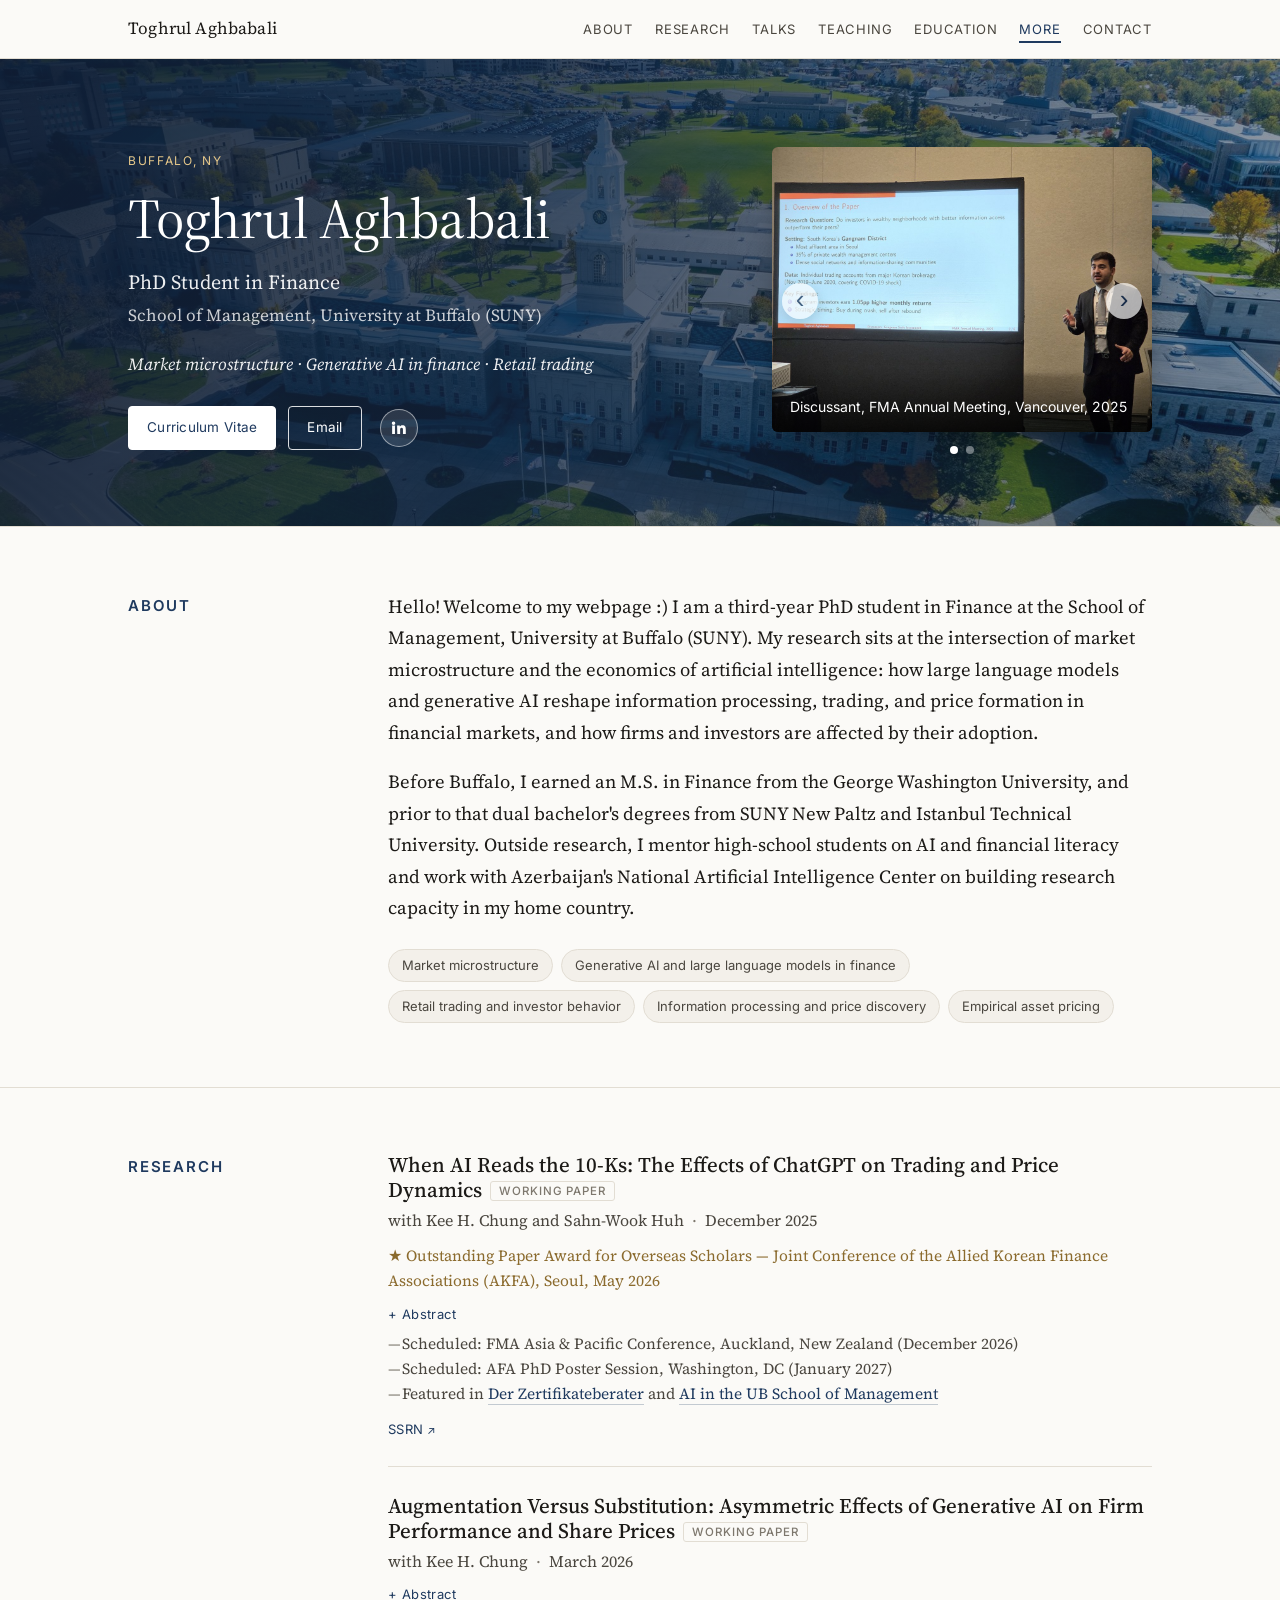
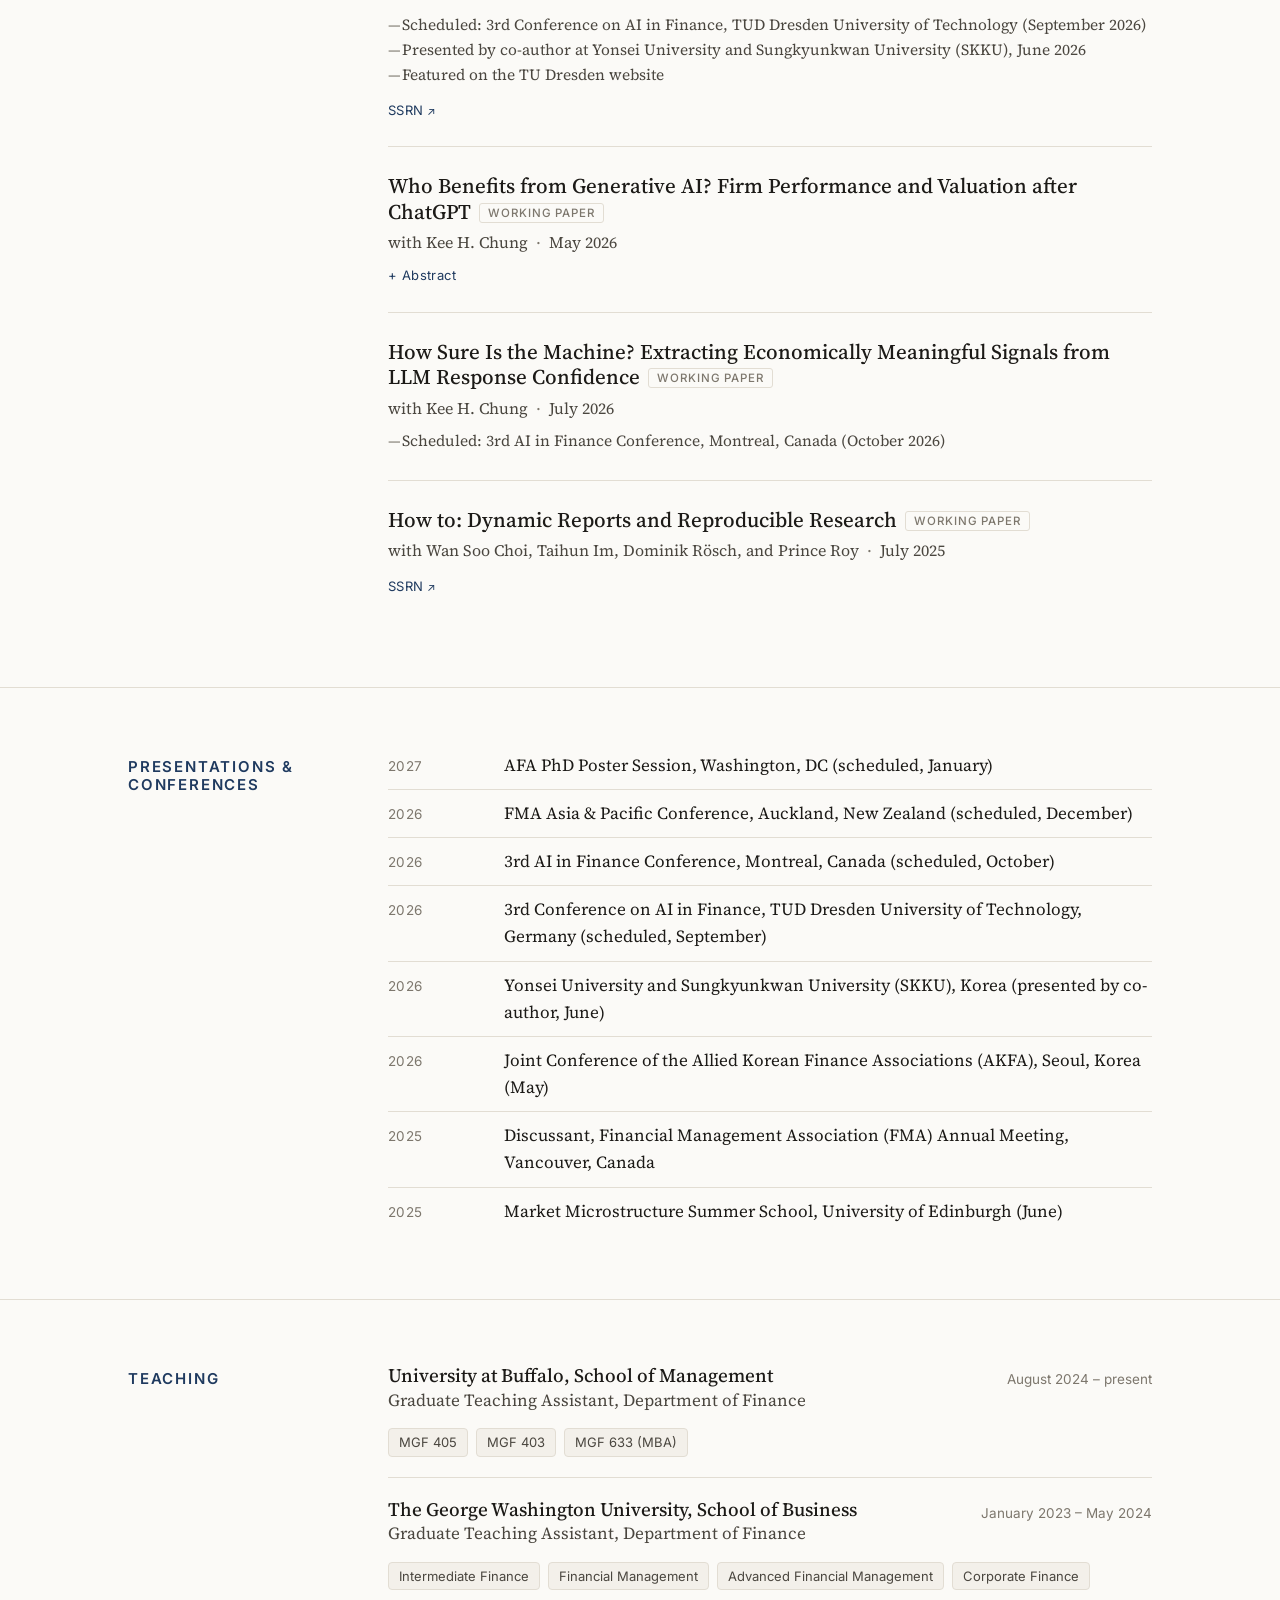
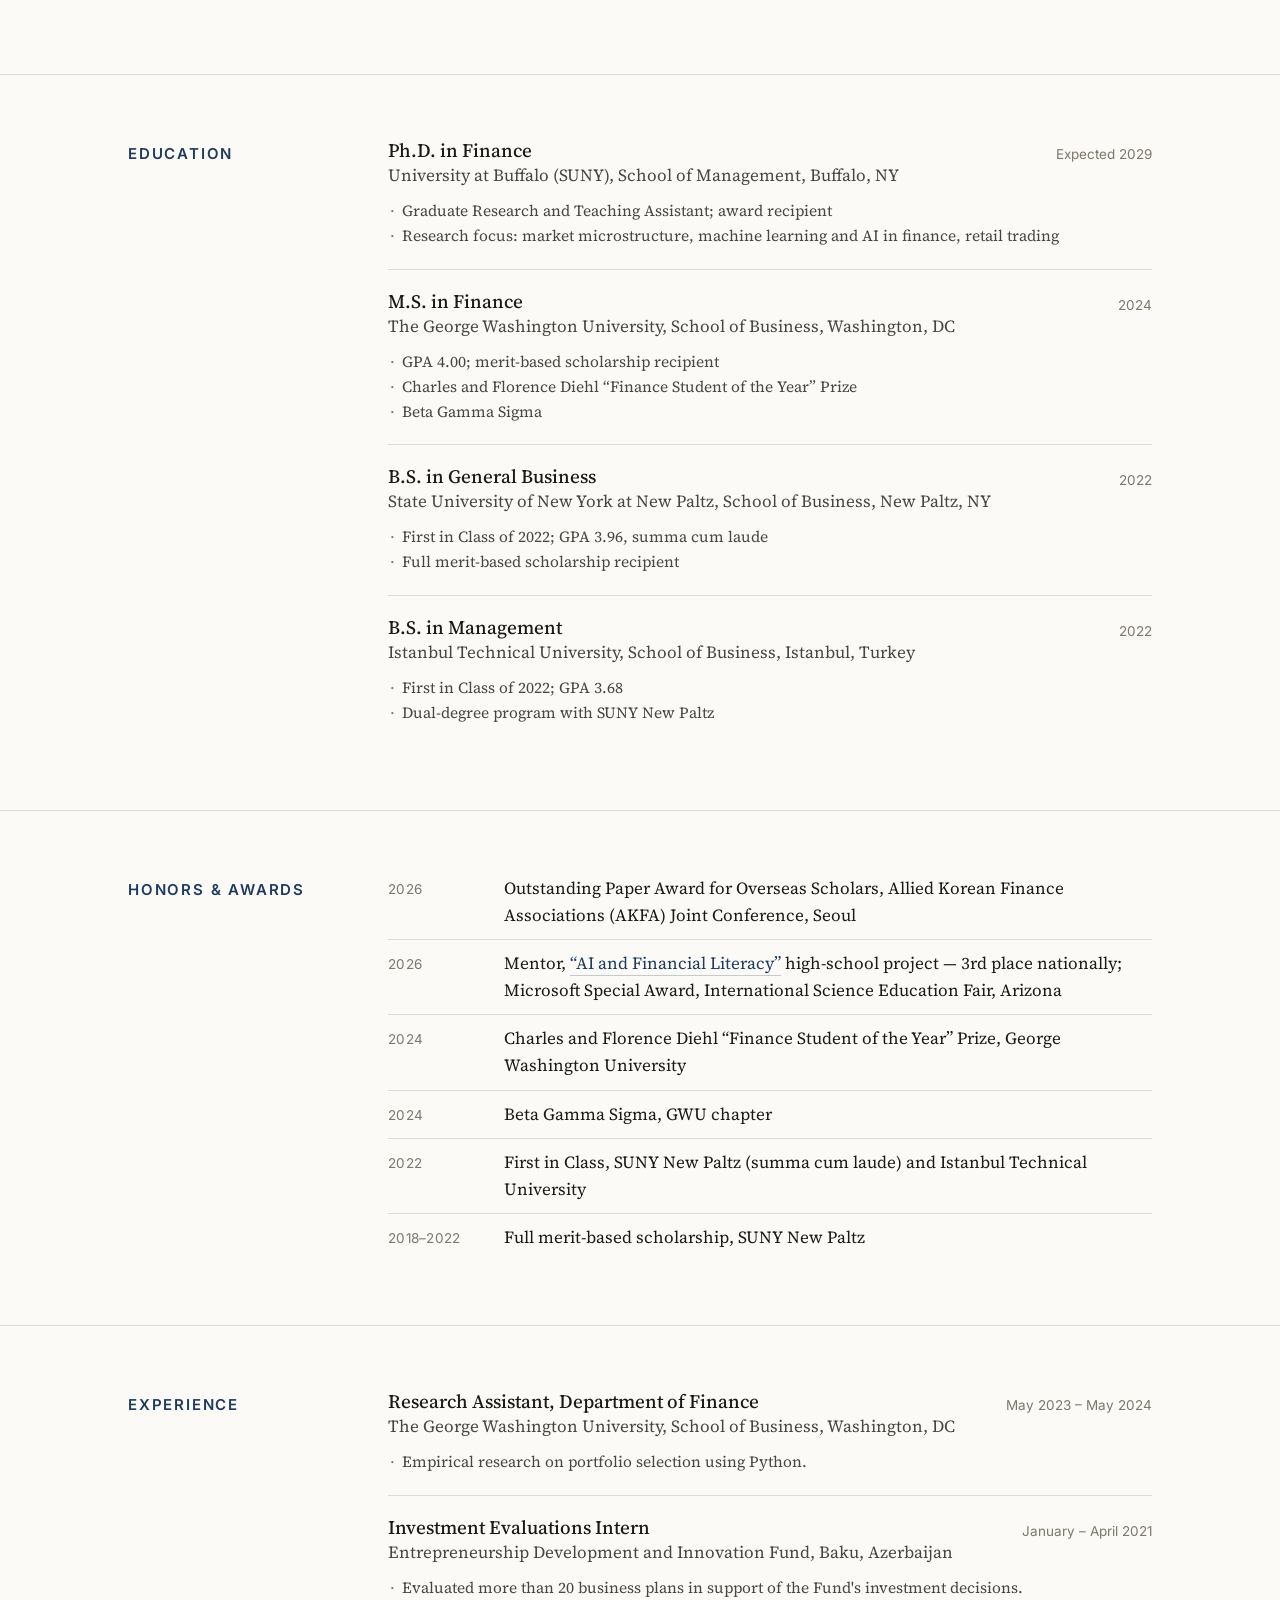
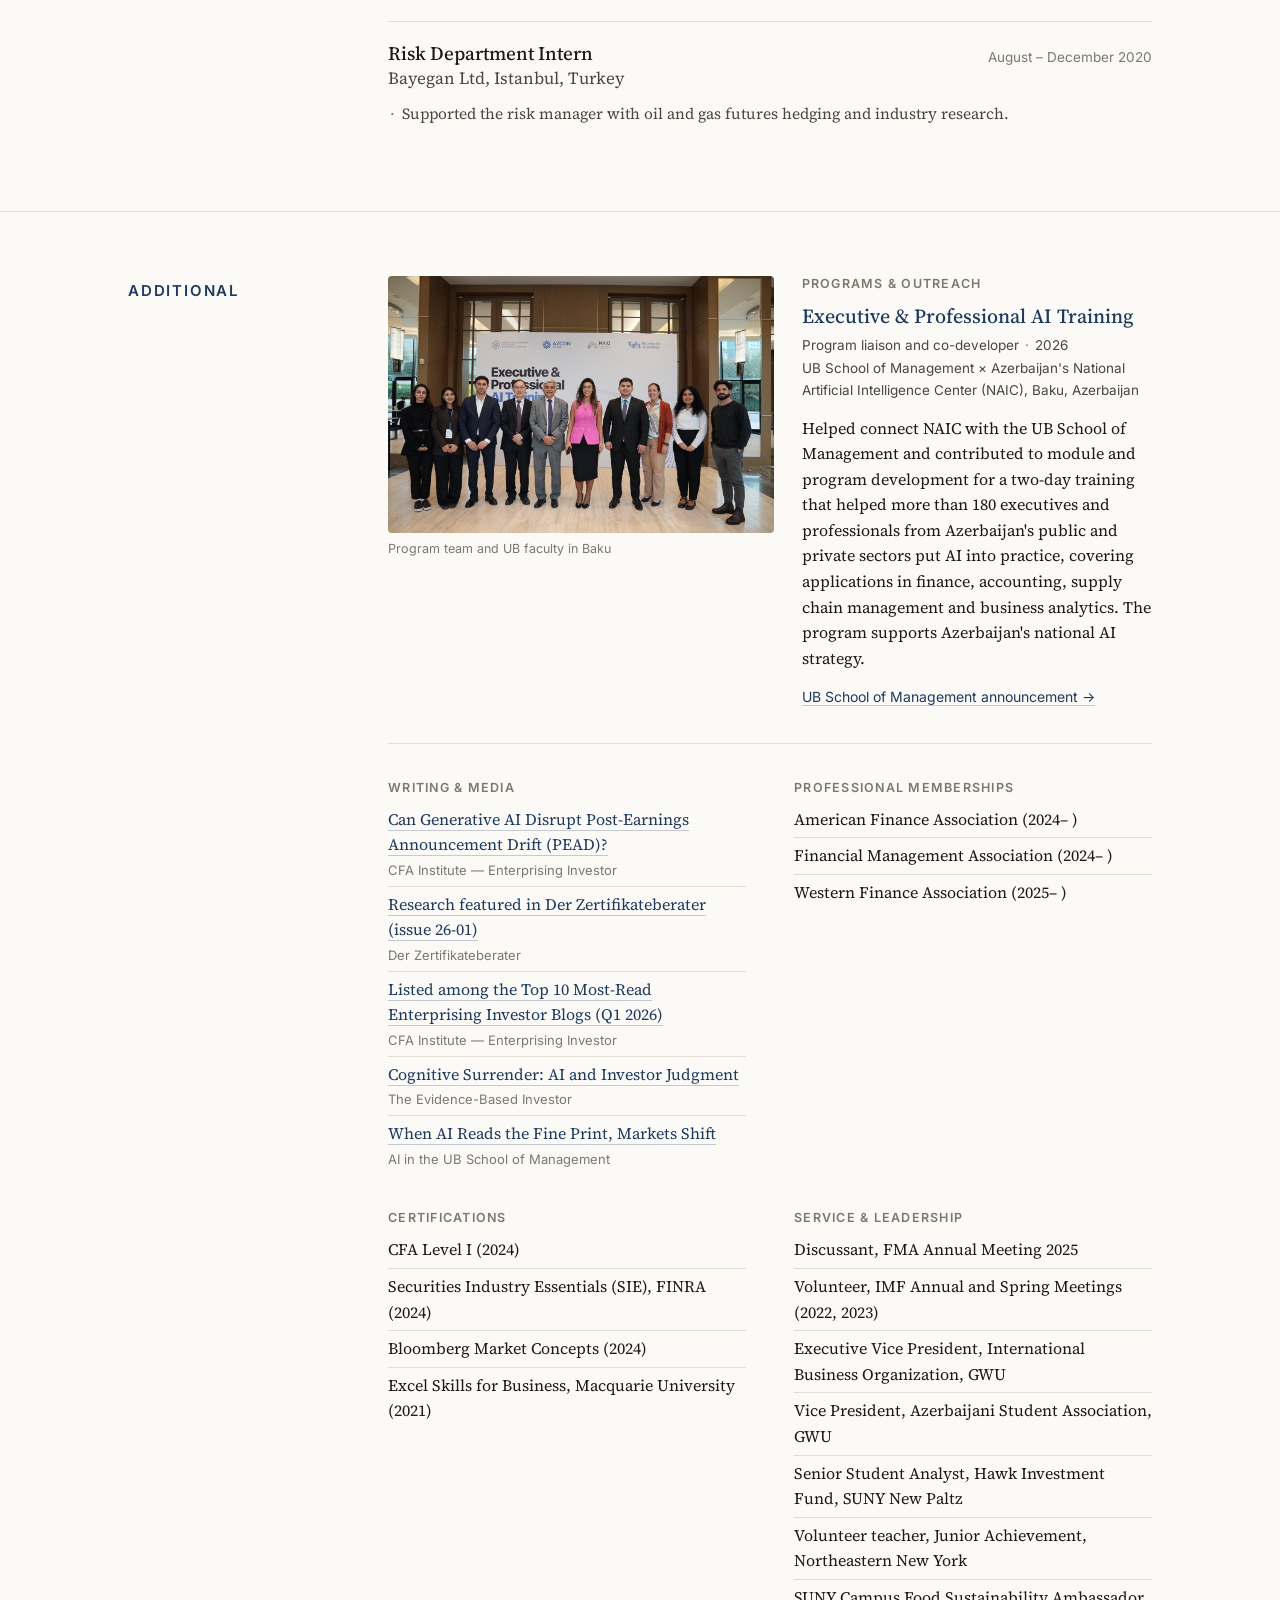
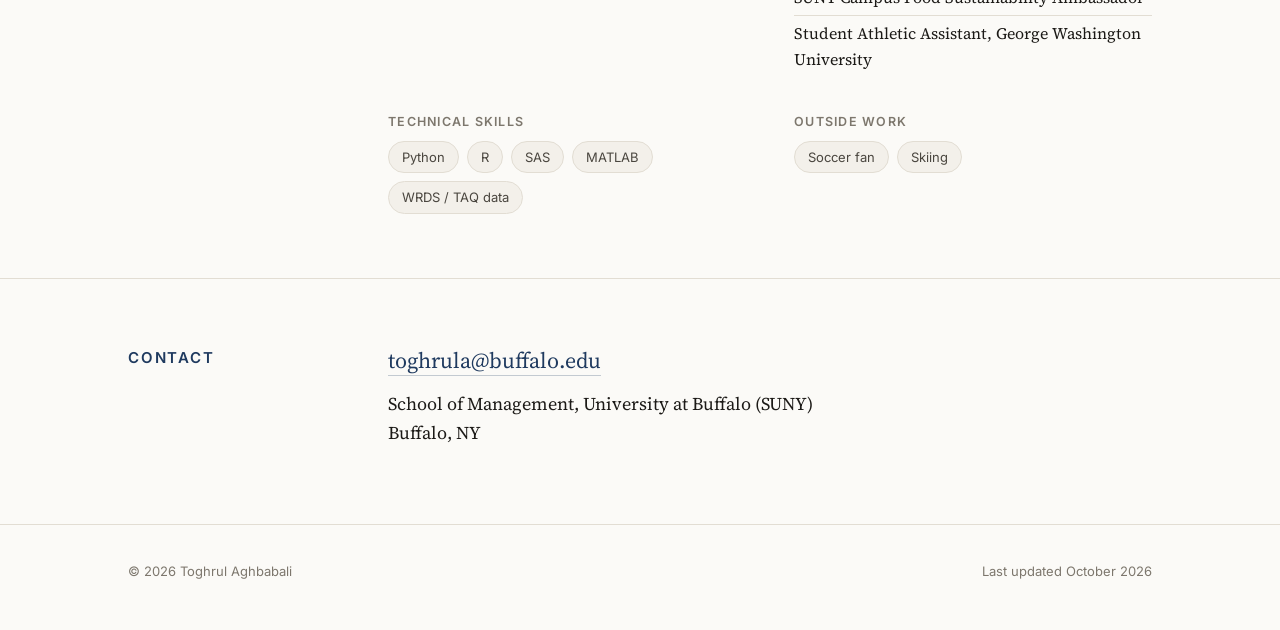
<file: index.html>
<!DOCTYPE html>
<html lang="en">
<head>
<meta charset="utf-8">
<meta name="viewport" content="width=device-width, initial-scale=1">
<title>Toghrul Aghbabali — Finance PhD, University at Buffalo</title>
<meta name="description" content="Toghrul Aghbabali is a PhD candidate in Finance at the University at Buffalo. Research on market microstructure, generative AI in finance, and retail trading.">
<meta property="og:title" content="Toghrul Aghbabali">
<meta property="og:description" content="PhD Candidate in Finance, University at Buffalo. Market microstructure · Generative AI in finance · Retail trading.">
<meta property="og:type" content="website">
<link rel="icon" href="data:image/svg+xml,%3Csvg xmlns='http://www.w3.org/2000/svg' viewBox='0 0 64 64'%3E%3Crect width='64' height='64' rx='8' fill='%231f3a5f'/%3E%3Ctext x='32' y='43' font-family='Georgia,serif' font-size='34' fill='%23fbfaf7' text-anchor='middle'%3ETA%3C/text%3E%3C/svg%3E">
<link rel="preconnect" href="https://fonts.googleapis.com">
<link rel="preconnect" href="https://fonts.gstatic.com" crossorigin>
<link href="https://fonts.googleapis.com/css2?family=Source+Serif+4:ital,opsz,wght@0,8..60,400;0,8..60,500;1,8..60,400&family=Inter:wght@400;500;600&display=swap" rel="stylesheet">
<link rel="stylesheet" href="style.css">
</head>
<body>

<nav class="nav" aria-label="Site">
  <div class="wrap">
    <a class="brand" href="#top" id="brand"></a>
    <button class="nav-toggle" aria-expanded="false" aria-controls="menu" id="navToggle">Menu</button>
    <ul id="menu">
      <li><a href="#about">About</a></li>
      <li><a href="#research">Research</a></li>
      <li><a href="#presentations">Talks</a></li>
      <li><a href="#teaching">Teaching</a></li>
      <li><a href="#education">Education</a></li>
      <li><a href="#more">More</a></li>
      <li><a href="#contact">Contact</a></li>
    </ul>
  </div>
</nav>

<header class="hero" id="top">
  <div class="wrap">
    <div>
      <div class="kicker" id="kicker"></div>
      <h1 id="name"></h1>
      <p class="role" id="role"></p>
      <p class="inst" id="inst"></p>
      <p class="tagline" id="tagline"></p>
      <div class="actions" id="actions"></div>
    </div>
    <div class="portrait carousel" id="portrait">
      <div class="track" id="photo-track" tabindex="0" aria-label="Photos"></div>
      <button class="cbtn prev" type="button" aria-label="Previous photo">&#8249;</button>
      <button class="cbtn next" type="button" aria-label="Next photo">&#8250;</button>
      <div class="dots" id="photo-dots"></div>
    </div>
  </div>
</header>

<main>
  <section id="about">
    <div class="wrap section-head">
      <h2>About</h2>
      <div class="section-body">
        <div class="lead" id="about-text"></div>
        <ul class="tags" id="interests"></ul>
      </div>
    </div>
  </section>

  <section id="research">
    <div class="wrap section-head">
      <h2>Research</h2>
      <div class="section-body" id="papers"></div>
    </div>
  </section>

  <section id="presentations">
    <div class="wrap section-head">
      <h2>Presentations &amp; Conferences</h2>
      <div class="section-body"><ul class="yl" id="talks"></ul></div>
    </div>
  </section>

  <section id="teaching">
    <div class="wrap section-head">
      <h2>Teaching</h2>
      <div class="section-body" id="teaching-list"></div>
    </div>
  </section>

  <section id="education">
    <div class="wrap section-head">
      <h2>Education</h2>
      <div class="section-body" id="education-list"></div>
    </div>
  </section>

  <section id="awards">
    <div class="wrap section-head">
      <h2>Honors &amp; Awards</h2>
      <div class="section-body"><ul class="yl" id="awards-list"></ul></div>
    </div>
  </section>

  <section id="experience">
    <div class="wrap section-head">
      <h2>Experience</h2>
      <div class="section-body" id="experience-list"></div>
    </div>
  </section>

  <section id="more">
    <div class="wrap section-head">
      <h2>Additional</h2>
      <div class="section-body grid2" id="more-grid"></div>
    </div>
  </section>

  <section id="contact">
    <div class="wrap section-head">
      <h2>Contact</h2>
      <div class="section-body contact" id="contact-body"></div>
    </div>
  </section>
</main>

<footer>
  <div class="wrap">
    <span id="copyright"></span>
    <span id="footnote"></span>
  </div>
</footer>

<script src="content.js"></script>
<script>
/* ------------------------------------------------------------------
   Rendering. You should not need to touch anything below this line —
   edit content.js instead.
   ------------------------------------------------------------------ */
(function () {
  const $ = (id) => document.getElementById(id);
  const esc = (s) => String(s ?? "").replace(/[&<>"]/g, c => ({"&":"&amp;","<":"&lt;",">":"&gt;",'"':"&quot;"}[c]));
  const list = (arr, fn) => (arr || []).map(fn).join("");

  const ICONS = {
    ssrn: '<svg viewBox="0 0 24 24"><path d="M4 4h16v3H4zm0 6.5h16v3H4zM4 17h10v3H4z"/></svg>',
    scholar: '<svg viewBox="0 0 24 24"><path d="M12 3 1 9l11 6 9-4.9V17h2V9L12 3zm-6 10.6V17c0 1.7 2.7 4 6 4s6-2.3 6-4v-3.4l-6 3.3-6-3.3z"/></svg>',
    linkedin: '<svg viewBox="0 0 24 24"><path d="M4.98 3.5A2.5 2.5 0 1 1 5 8.5a2.5 2.5 0 0 1-.02-5zM3 9h4v12H3zm7 0h3.8v1.7h.1c.5-1 1.8-2 3.7-2 4 0 4.7 2.6 4.7 6V21h-4v-5.5c0-1.3 0-3-1.9-3s-2.1 1.4-2.1 2.9V21h-4z"/></svg>',
    github: '<svg viewBox="0 0 24 24"><path d="M12 .5a12 12 0 0 0-3.8 23.4c.6.1.8-.3.8-.6v-2c-3.3.7-4-1.6-4-1.6-.6-1.4-1.4-1.8-1.4-1.8-1.1-.7.1-.7.1-.7 1.2.1 1.8 1.2 1.8 1.2 1.1 1.8 2.8 1.3 3.5 1 .1-.8.4-1.3.8-1.6-2.7-.3-5.5-1.3-5.5-5.9 0-1.3.5-2.4 1.2-3.2-.1-.3-.5-1.5.1-3.2 0 0 1-.3 3.3 1.2a11.5 11.5 0 0 1 6 0c2.3-1.5 3.3-1.2 3.3-1.2.7 1.7.3 2.9.1 3.2.8.8 1.2 1.9 1.2 3.2 0 4.6-2.8 5.6-5.5 5.9.4.4.8 1.1.8 2.2v3.3c0 .3.2.7.8.6A12 12 0 0 0 12 .5z"/></svg>',
    twitter: '<svg viewBox="0 0 24 24"><path d="M18.2 2h3.4l-7.4 8.5L23 22h-6.8l-5.3-7-6.1 7H1.4l7.9-9.1L1 2h7l4.8 6.4L18.2 2zm-1.2 18h1.9L7.1 3.9H5.1L17 20z"/></svg>',
    orcid: '<svg viewBox="0 0 24 24"><path d="M12 2a10 10 0 1 0 0 20 10 10 0 0 0 0-20zM8.3 16.5H6.8V8.7h1.5v7.8zM7.6 7.7a1 1 0 1 1 0-2 1 1 0 0 1 0 2zm3 1h3.3c3.1 0 4.5 2.2 4.5 3.9 0 2-1.6 3.9-4.5 3.9h-3.3V8.7zm1.5 1.4v5.1h1.7c2.5 0 3.1-1.9 3.1-2.6 0-1.4-.9-2.5-3.1-2.5h-1.7z"/></svg>',
    email: '<svg viewBox="0 0 24 24"><path d="M2 5h20v14H2zm2 2v.5l8 5 8-5V7l-8 5-8-5z"/></svg>',
    link: '<svg viewBox="0 0 24 24"><path d="M10.6 13.4a1 1 0 0 1 0-1.4l2.8-2.8a1 1 0 1 1 1.4 1.4L12 13.4a1 1 0 0 1-1.4 0zm-2.8 2.8a3 3 0 0 1 0-4.2l1.4-1.4-1.4-1.4-1.4 1.4a5 5 0 0 0 7 7l1.4-1.4-1.4-1.4-1.4 1.4a3 3 0 0 1-4.2 0zm8.4-8.4a3 3 0 0 1 0 4.2l-1.4 1.4 1.4 1.4 1.4-1.4a5 5 0 0 0-7-7L9.2 7.8l1.4 1.4 1.4-1.4a3 3 0 0 1 4.2 0z"/></svg>',
  };

  // ---- hero ----
  document.title = `${SITE.name} — ${SITE.title}`;
  $("brand").innerHTML = esc(SITE.name) + "<span>" + esc(SITE.title) + "</span>";
  $("kicker").textContent = SITE.location || "";
  $("name").textContent = SITE.name;
  $("role").textContent = SITE.title;
  $("inst").textContent = SITE.institution;
  $("tagline").textContent = SITE.tagline || "";
  $("tagline").hidden = !SITE.tagline;

  let actions = "";
  if (SITE.cvFile) actions += `<a class="btn primary" href="${esc(SITE.cvFile)}" target="_blank" rel="noopener">Curriculum Vitae</a>`;
  if (SITE.email)  actions += `<a class="btn" href="mailto:${esc(SITE.email)}">Email</a>`;
  const links = (SITE.links || []).filter(l => l.url);
  if (links.length) actions += `<span class="iconlinks">` + list(links, l =>
    `<a href="${esc(l.url)}" target="_blank" rel="noopener" title="${esc(l.label)}" aria-label="${esc(l.label)}">${ICONS[l.icon] || ICONS.link}</a>`) + `</span>`;
  $("actions").innerHTML = actions;

  // ---- header photos (scrollable) ----
  const hero = document.querySelector(".hero"), box = $("portrait");
  const pics = (SITE.photos || (SITE.photo ? [SITE.photo] : [])).map(p => typeof p === "string" ? { src: p } : p).filter(p => p.src);
  if (!pics.length) { box.remove(); hero.classList.add("no-photo"); }
  else {
    const track = $("photo-track"), dots = $("photo-dots");
    const prev = box.querySelector(".prev"), next = box.querySelector(".next");
    track.innerHTML = list(pics, (p, i) => `<figure class="slide${p.full ? " full" : ""}">${p.full ? `<img class="bg" src="${esc(p.src)}" alt="" aria-hidden="true">` : ""}<img src="${esc(p.src)}" alt="${esc(p.caption || "Photo of " + SITE.name)}" ${i ? 'loading="lazy"' : ""}>${p.caption ? `<figcaption>${esc(p.caption)}</figcaption>` : ""}</figure>`);
    const slides = [...track.children];
    if (pics.length > 1) {
      dots.innerHTML = list(pics, (p, i) => `<button type="button" aria-label="Show photo ${i + 1}"></button>`);
      const dotEls = [...dots.children];
      const cur = () => Math.round(track.scrollLeft / track.clientWidth);
      const go = (i) => track.scrollTo({ left: track.clientWidth * ((i + slides.length) % slides.length), behavior: "smooth" });
      prev.onclick = () => go(cur() - 1);
      next.onclick = () => go(cur() + 1);
      dotEls.forEach((d, i) => d.onclick = () => go(i));
      const sync = () => { const i = cur(); dotEls.forEach((d, j) => d.classList.toggle("on", i === j)); };
      track.addEventListener("scroll", () => requestAnimationFrame(sync)); sync();
    } else { prev.remove(); next.remove(); dots.remove(); }
  }

  // ---- about ----
  $("about-text").innerHTML = list(SITE.about, p => `<p>${p}</p>`);
  $("interests").innerHTML = list(SITE.interests, i => `<li>${esc(i)}</li>`);

  // ---- research ----
  $("papers").innerHTML = list(SITE.papers, p => {
    const title = p.ssrn ? `<a href="${esc(p.ssrn)}" target="_blank" rel="noopener">${esc(p.title)}</a>` : esc(p.title);
    const meta = [p.coauthors, p.journal, p.date].filter(Boolean).map(esc).join('<span class="sep">·</span>');
    return `<article class="paper">
      <h3>${title}${p.status ? `<span class="status">${esc(p.status)}</span>` : ""}</h3>
      <div class="meta">${meta}</div>
      ${p.award ? `<div class="award">${esc(p.award)}</div>` : ""}
      ${p.abstract ? `<details class="abs"><summary>Abstract</summary><p>${esc(p.abstract)}</p></details>` : ""}
      ${(p.notes || []).length ? `<ul class="notes">${list(p.notes, n => `<li>${n}</li>`)}</ul>` : ""}
      ${p.ssrn || p.pdf ? `<div class="plinks">${p.ssrn ? `<a href="${esc(p.ssrn)}" target="_blank" rel="noopener">SSRN</a>` : ""}${p.pdf ? `<a href="${esc(p.pdf)}" target="_blank" rel="noopener">PDF</a>` : ""}</div>` : ""}
    </article>`;
  });

  // ---- talks / awards ----
  const yearList = (arr) => list(arr, x => `<li><span class="yr">${esc(x.year)}</span><span>${x.text}</span></li>`);
  $("talks").innerHTML = yearList(SITE.presentations);
  $("awards-list").innerHTML = yearList(SITE.awards);

  // ---- teaching ----
  $("teaching-list").innerHTML = list(SITE.teaching, t => `<div class="entry">
      <div><h3>${esc(t.institution)}</h3><div class="sub">${esc(t.role)}</div></div>
      <div class="when">${esc(t.period)}</div>
      ${(t.courses || []).length ? `<ul class="courses">${list(t.courses, c => `<li>${esc(c)}</li>`)}</ul>` : ""}
    </div>`);

  // ---- education ----
  $("education-list").innerHTML = list(SITE.education, e => `<div class="entry">
      <div><h3>${esc(e.degree)}</h3><div class="sub">${esc(e.school)}${e.place ? ", " + esc(e.place) : ""}</div></div>
      <div class="when">${esc(e.year)}</div>
      ${(e.notes || []).length ? `<ul class="notes">${list(e.notes, n => `<li>${esc(n)}</li>`)}</ul>` : ""}
    </div>`);

  // ---- experience ----
  $("experience-list").innerHTML = list(SITE.experience, x => `<div class="entry">
      <div><h3>${esc(x.role)}</h3><div class="sub">${esc(x.org)}${x.place ? ", " + esc(x.place) : ""}</div></div>
      <div class="when">${esc(x.period)}</div>
      ${x.text ? `<ul class="notes"><li>${esc(x.text)}</li></ul>` : ""}
    </div>`);

  // ---- more ----
  const block = (h, arr, fn) => (arr || []).length ? `<div><h3>${h}</h3><ul>${list(arr, fn)}</ul></div>` : "";
  $("more-grid").innerHTML =
    list(SITE.programs || [], p => `<div class="program">
      ${p.image ? `<figure>${p.url ? `<a href="${esc(p.url)}" target="_blank" rel="noopener">` : ""}<img src="${esc(p.image)}" alt="${esc(p.caption || p.title)}" loading="lazy">${p.url ? "</a>" : ""}${p.caption ? `<figcaption>${esc(p.caption)}</figcaption>` : ""}</figure>` : ""}
      <div>
        <h3>Programs &amp; Outreach</h3>
        <h4>${esc(p.title)}</h4>
        <div class="sub">${esc(p.role)}${p.year ? `<span class="sep">·</span>${esc(p.year)}` : ""}</div>
        <div class="sub">${esc(p.org)}${p.place ? ", " + esc(p.place) : ""}</div>
        ${p.text ? `<p>${esc(p.text)}</p>` : ""}
        ${p.url ? `<a class="plink" href="${esc(p.url)}" target="_blank" rel="noopener">${esc(p.linkLabel || "Learn more")}&nbsp;→</a>` : ""}
      </div>
    </div>`) +
    block("Writing &amp; Media", SITE.media, m => `<li class="media"><a href="${esc(m.url)}" target="_blank" rel="noopener">${esc(m.text)}</a><span class="outlet">${esc(m.outlet)}</span></li>`) +
    block("Professional Memberships", SITE.memberships, s => `<li>${esc(s)}</li>`) +
    block("Certifications", SITE.certifications, s => `<li>${esc(s)}</li>`) +
    block("Service &amp; Leadership", SITE.service, s => `<li>${esc(s)}</li>`) +
    ((SITE.skills||[]).length ? `<div><h3>Technical Skills</h3><ul class="tags" style="margin-top:0">${list(SITE.skills, s => `<li>${esc(s)}</li>`)}</ul></div>` : "") +
    ((SITE.hobbies||[]).length ? `<div><h3>Outside Work</h3><ul class="tags" style="margin-top:0">${list(SITE.hobbies, s => `<li>${esc(s)}</li>`)}</ul></div>` : "");
  $("more-grid").querySelectorAll(".media").forEach(li => li.parentElement.classList.add("media"));

  // ---- contact ----
  $("contact-body").innerHTML = `
    <p class="email"><a href="mailto:${esc(SITE.email)}">${esc(SITE.email)}</a></p>
    <p>${esc(SITE.institution)}<br>${esc(SITE.location)}</p>`;

  // ---- footer ----
  $("copyright").textContent = `© ${new Date().getFullYear()} ${SITE.name}`;
  $("footnote").textContent = SITE.footerNote || "";

  // hide empty sections
  document.querySelectorAll("main section").forEach(s => {
    const body = s.querySelector(".section-body");
    if (body && !body.innerHTML.trim()) s.remove();
  });

  // ---- nav behaviour ----
  const toggle = $("navToggle"), menu = $("menu");
  toggle.addEventListener("click", () => {
    const open = menu.classList.toggle("open");
    toggle.setAttribute("aria-expanded", open);
  });
  menu.addEventListener("click", e => { if (e.target.tagName === "A") menu.classList.remove("open"); });

  const navLinks = [...menu.querySelectorAll("a")];
  const targets = navLinks.map(a => document.querySelector(a.getAttribute("href"))).filter(Boolean);
  const io = new IntersectionObserver(entries => {
    entries.forEach(en => {
      if (en.isIntersecting) {
        navLinks.forEach(a => a.classList.toggle("active", a.getAttribute("href") === "#" + en.target.id));
      }
    });
  }, { rootMargin: "-40% 0px -55% 0px" });
  targets.forEach(t => io.observe(t));
})();
</script>
</body>
</html>
</file>
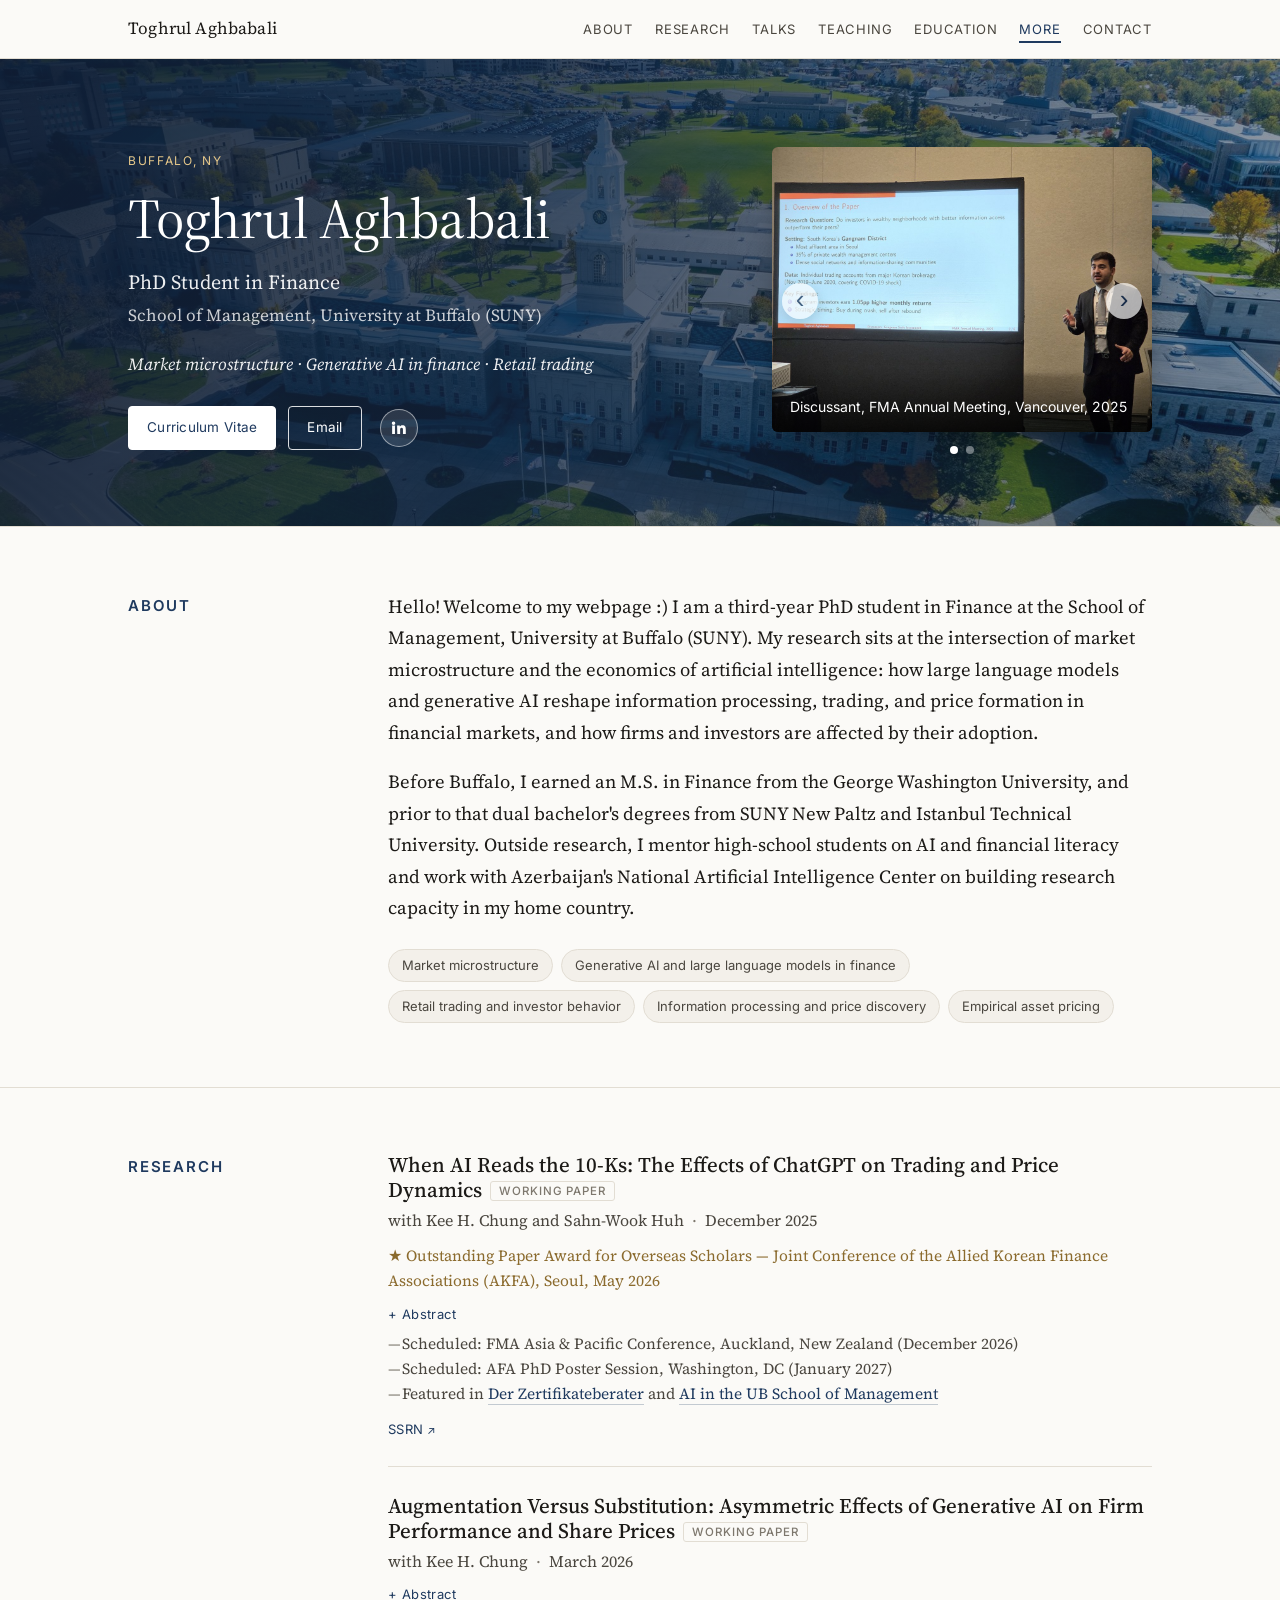
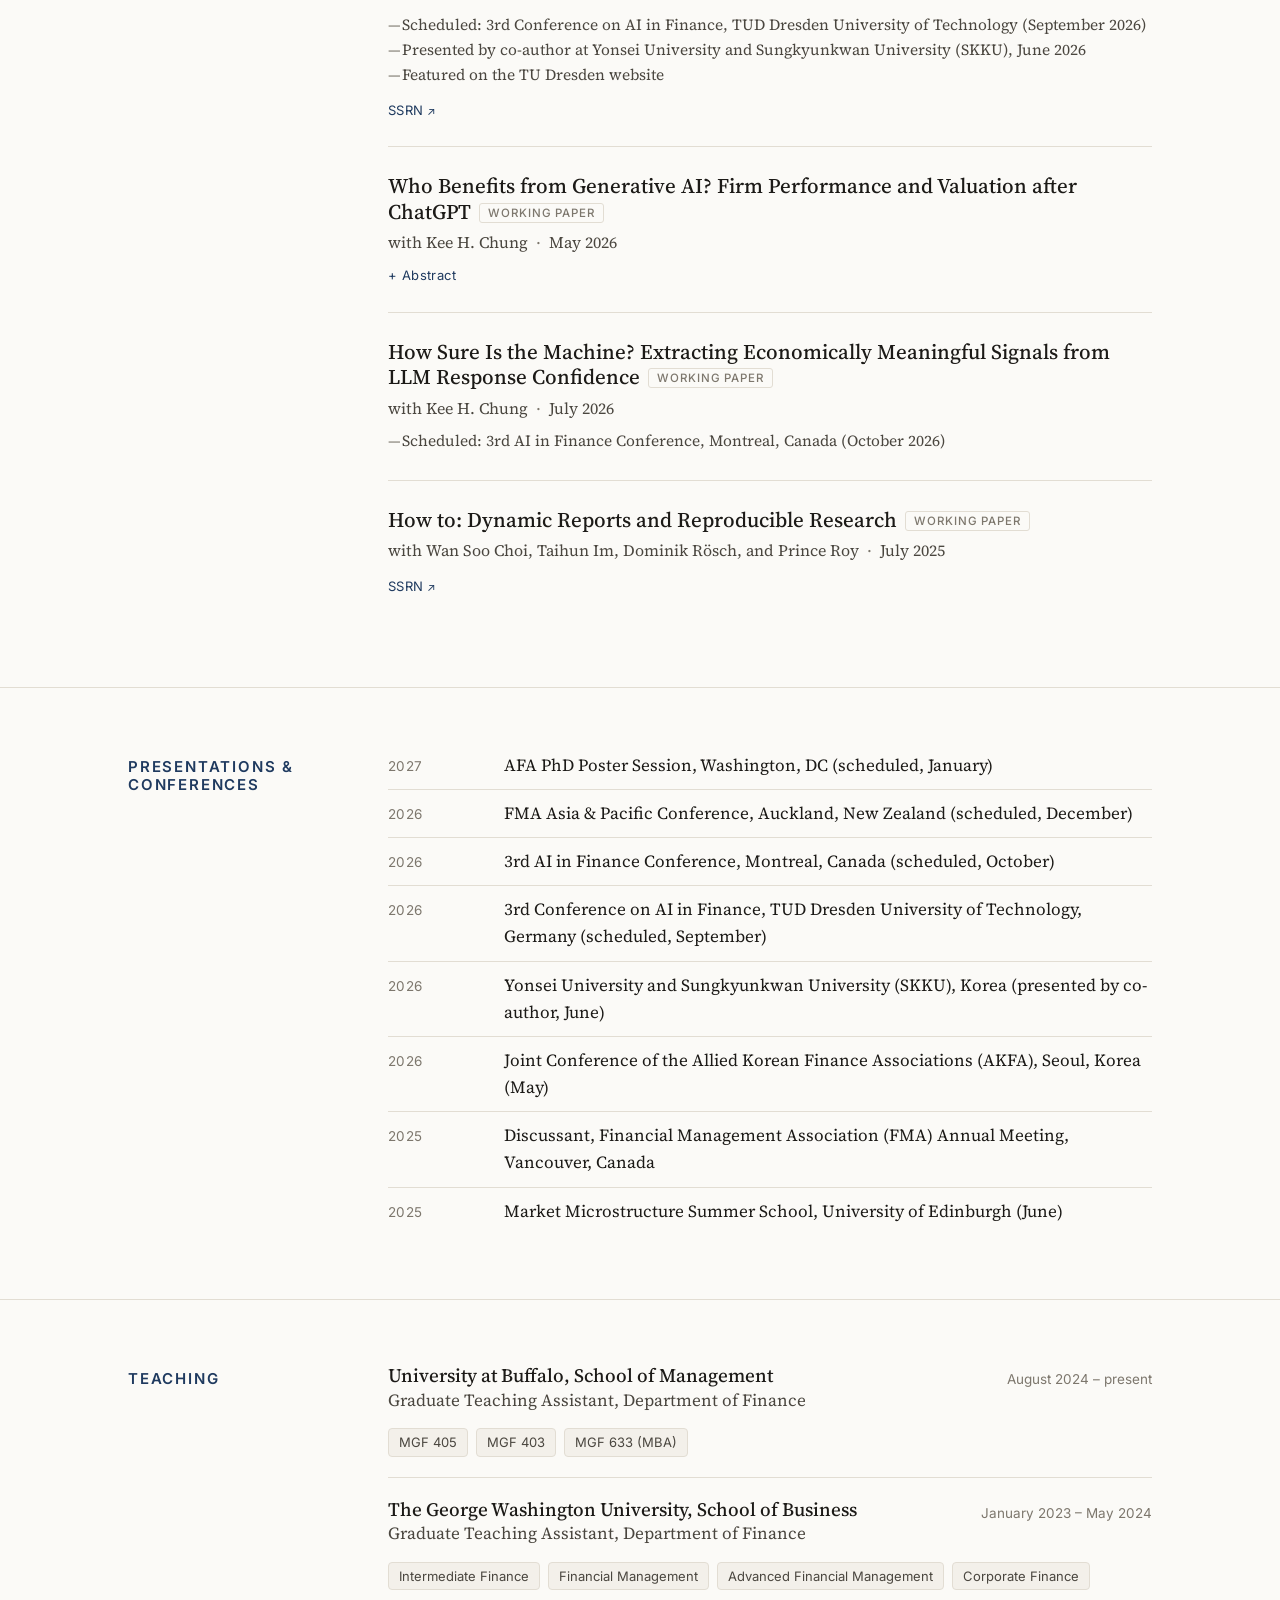
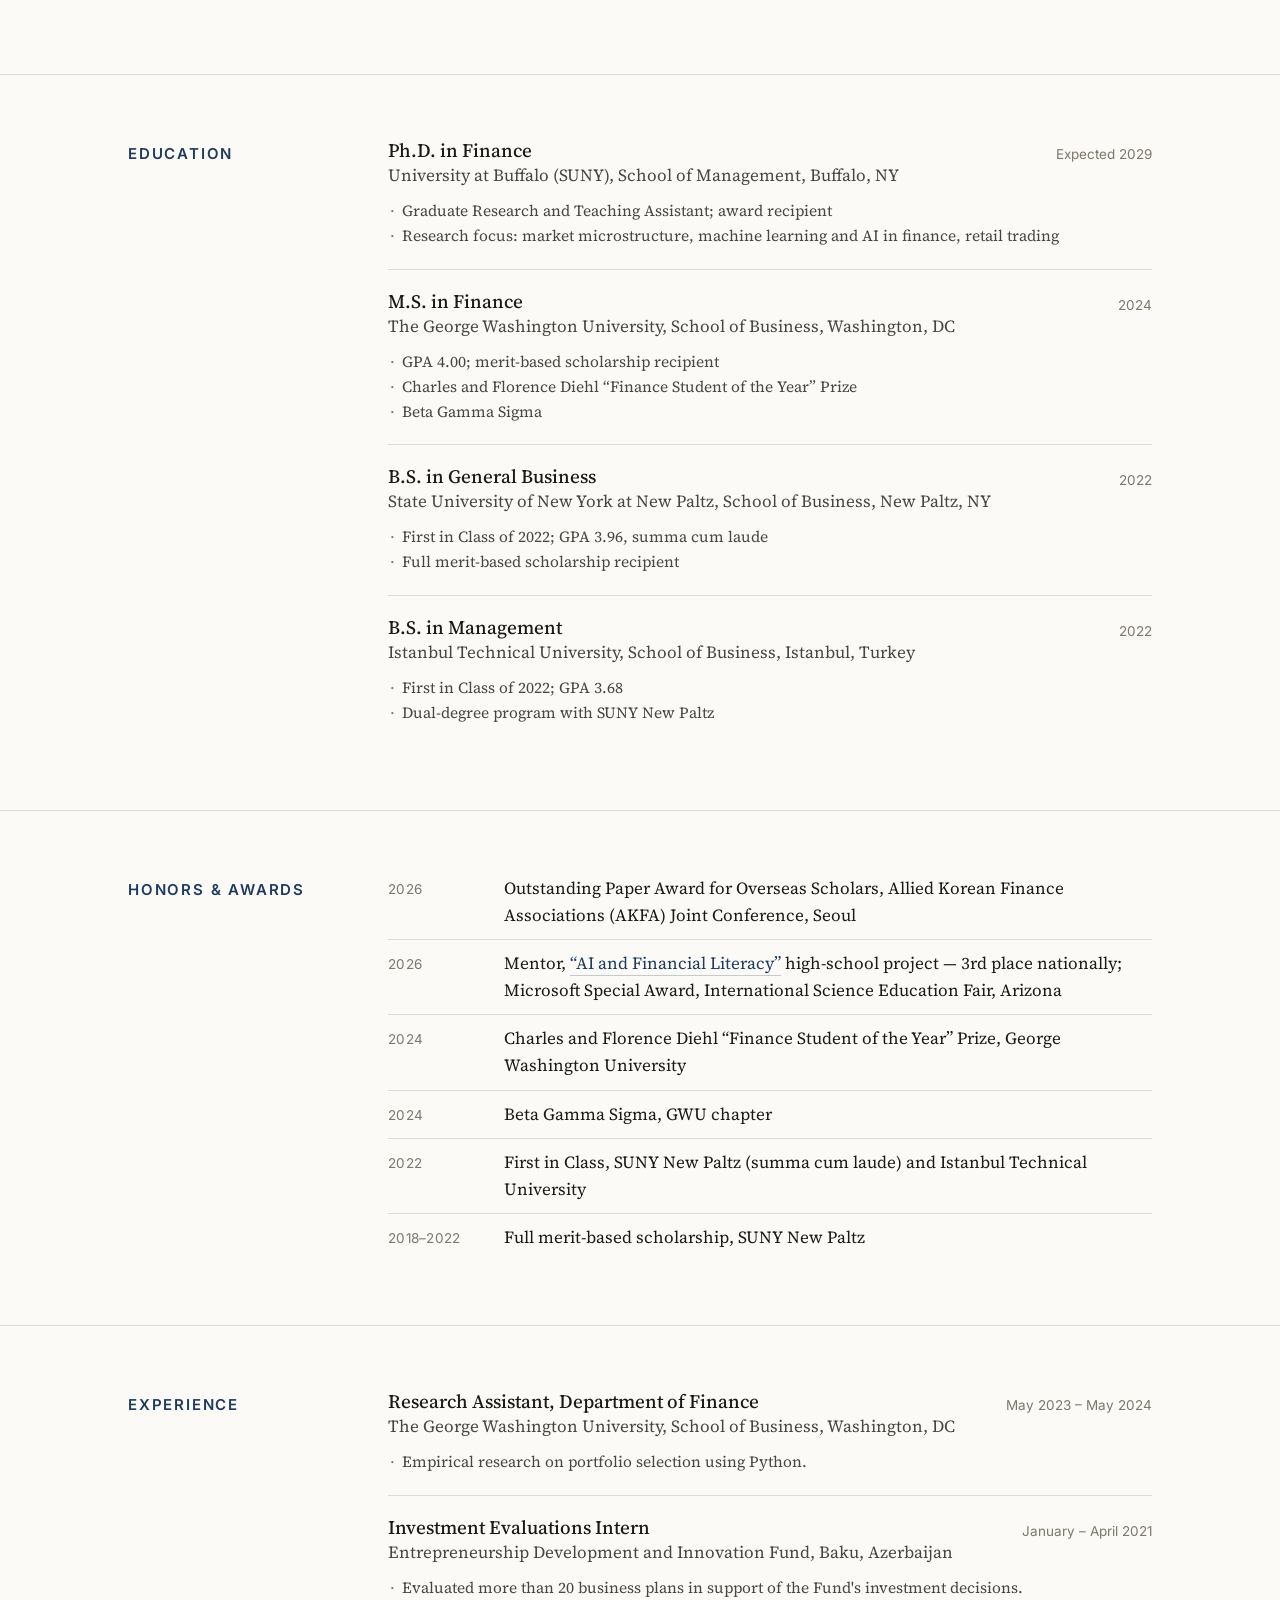
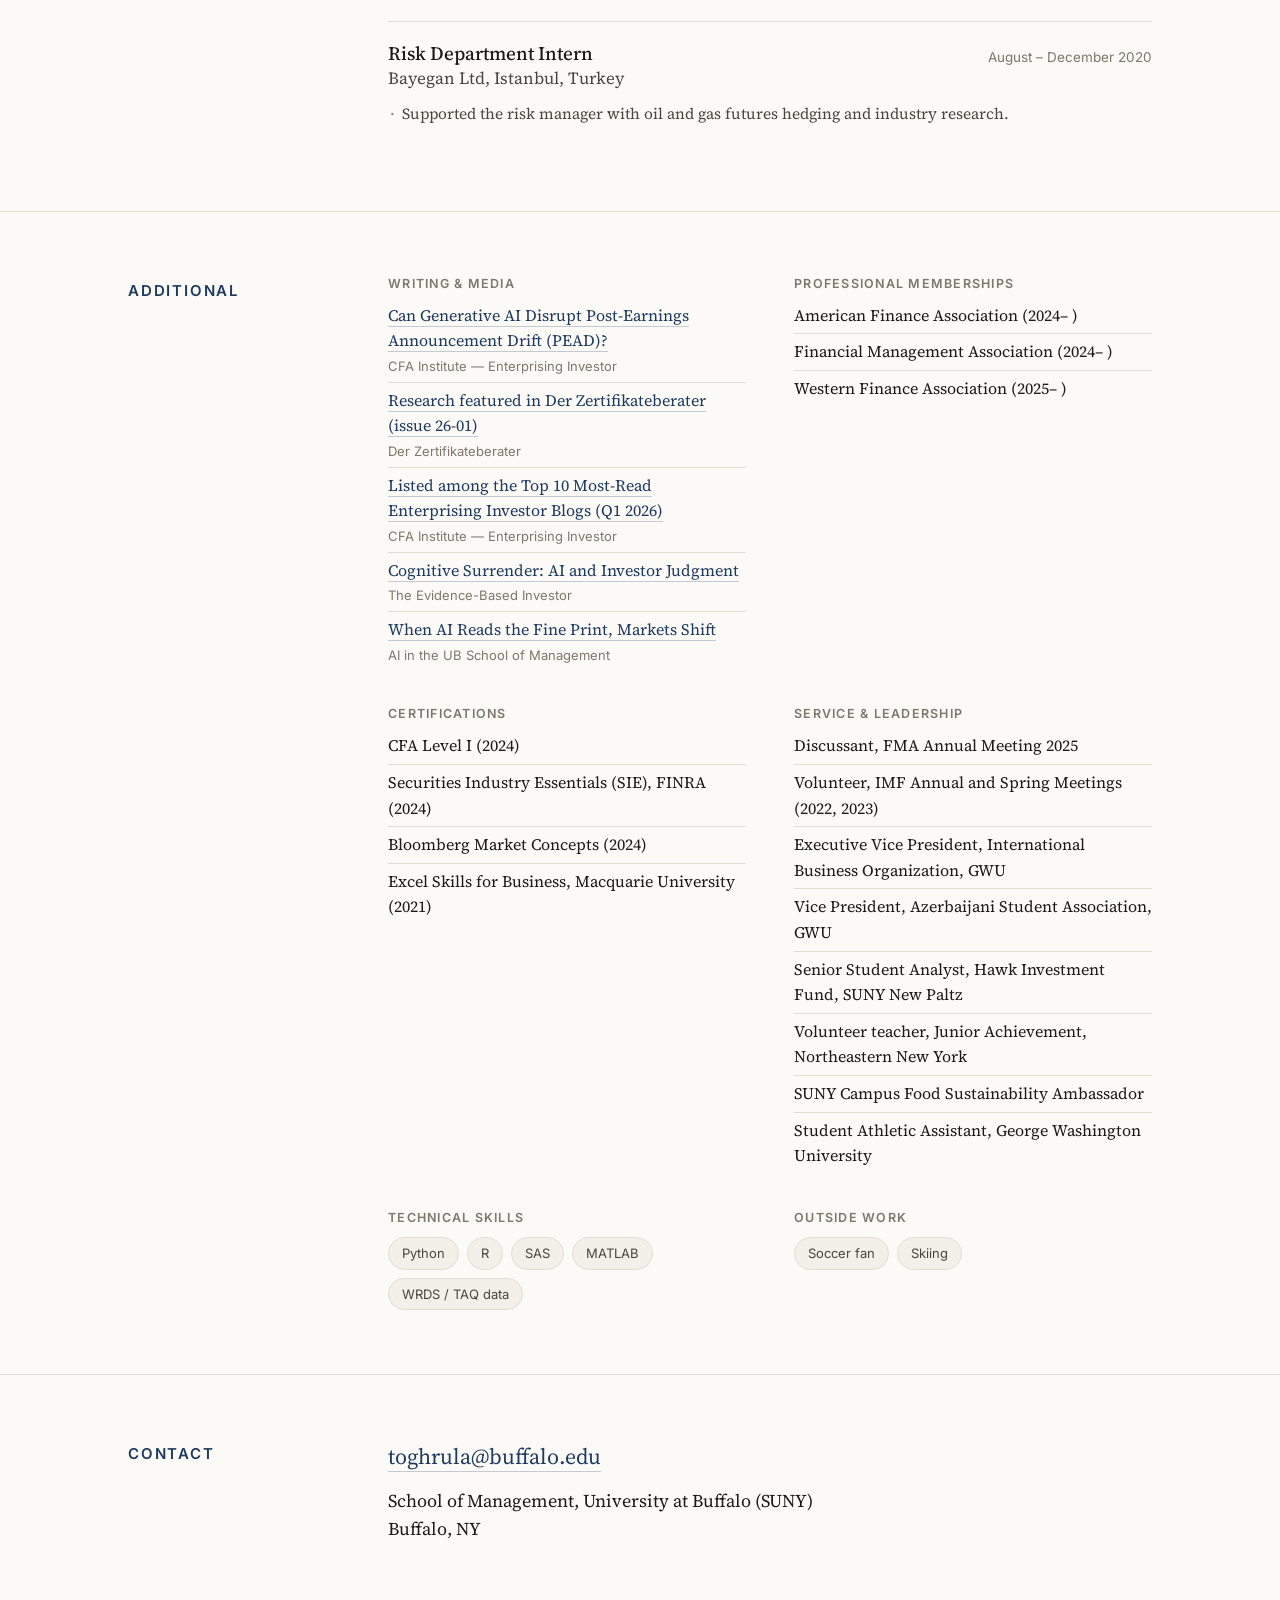
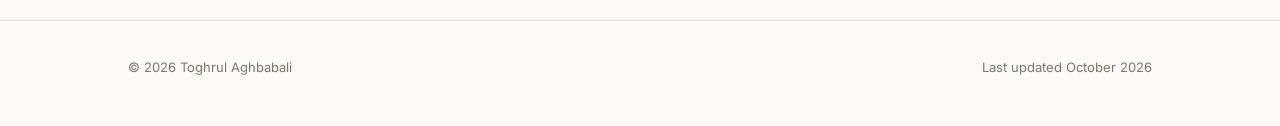
<file: index (2).html>
<!DOCTYPE html>
<html lang="en">
<head>
<meta charset="utf-8">
<meta name="viewport" content="width=device-width, initial-scale=1">
<title>Toghrul Aghbabali — Finance PhD, University at Buffalo</title>
<meta name="description" content="Toghrul Aghbabali is a PhD candidate in Finance at the University at Buffalo. Research on market microstructure, generative AI in finance, and retail trading.">
<meta property="og:title" content="Toghrul Aghbabali">
<meta property="og:description" content="PhD Candidate in Finance, University at Buffalo. Market microstructure · Generative AI in finance · Retail trading.">
<meta property="og:type" content="website">
<link rel="icon" href="data:image/svg+xml,%3Csvg xmlns='http://www.w3.org/2000/svg' viewBox='0 0 64 64'%3E%3Crect width='64' height='64' rx='8' fill='%231f3a5f'/%3E%3Ctext x='32' y='43' font-family='Georgia,serif' font-size='34' fill='%23fbfaf7' text-anchor='middle'%3ETA%3C/text%3E%3C/svg%3E">
<link rel="preconnect" href="https://fonts.googleapis.com">
<link rel="preconnect" href="https://fonts.gstatic.com" crossorigin>
<link href="https://fonts.googleapis.com/css2?family=Source+Serif+4:ital,opsz,wght@0,8..60,400;0,8..60,500;1,8..60,400&family=Inter:wght@400;500;600&display=swap" rel="stylesheet">
<link rel="stylesheet" href="style.css">
</head>
<body>

<nav class="nav" aria-label="Site">
  <div class="wrap">
    <a class="brand" href="#top" id="brand"></a>
    <button class="nav-toggle" aria-expanded="false" aria-controls="menu" id="navToggle">Menu</button>
    <ul id="menu">
      <li><a href="#about">About</a></li>
      <li><a href="#research">Research</a></li>
      <li><a href="#presentations">Talks</a></li>
      <li><a href="#teaching">Teaching</a></li>
      <li><a href="#education">Education</a></li>
      <li><a href="#more">More</a></li>
      <li><a href="#contact">Contact</a></li>
    </ul>
  </div>
</nav>

<header class="hero" id="top">
  <div class="wrap">
    <div>
      <div class="kicker" id="kicker"></div>
      <h1 id="name"></h1>
      <p class="role" id="role"></p>
      <p class="inst" id="inst"></p>
      <p class="tagline" id="tagline"></p>
      <div class="actions" id="actions"></div>
    </div>
    <div class="portrait carousel" id="portrait">
      <div class="track" id="photo-track" tabindex="0" aria-label="Photos"></div>
      <button class="cbtn prev" type="button" aria-label="Previous photo">&#8249;</button>
      <button class="cbtn next" type="button" aria-label="Next photo">&#8250;</button>
      <div class="dots" id="photo-dots"></div>
    </div>
  </div>
</header>

<main>
  <section id="about">
    <div class="wrap section-head">
      <h2>About</h2>
      <div class="section-body">
        <div class="lead" id="about-text"></div>
        <ul class="tags" id="interests"></ul>
      </div>
    </div>
  </section>

  <section id="research">
    <div class="wrap section-head">
      <h2>Research</h2>
      <div class="section-body" id="papers"></div>
    </div>
  </section>

  <section id="presentations">
    <div class="wrap section-head">
      <h2>Presentations &amp; Conferences</h2>
      <div class="section-body"><ul class="yl" id="talks"></ul></div>
    </div>
  </section>

  <section id="teaching">
    <div class="wrap section-head">
      <h2>Teaching</h2>
      <div class="section-body" id="teaching-list"></div>
    </div>
  </section>

  <section id="education">
    <div class="wrap section-head">
      <h2>Education</h2>
      <div class="section-body" id="education-list"></div>
    </div>
  </section>

  <section id="awards">
    <div class="wrap section-head">
      <h2>Honors &amp; Awards</h2>
      <div class="section-body"><ul class="yl" id="awards-list"></ul></div>
    </div>
  </section>

  <section id="experience">
    <div class="wrap section-head">
      <h2>Experience</h2>
      <div class="section-body" id="experience-list"></div>
    </div>
  </section>

  <section id="more">
    <div class="wrap section-head">
      <h2>Additional</h2>
      <div class="section-body grid2" id="more-grid"></div>
    </div>
  </section>

  <section id="contact">
    <div class="wrap section-head">
      <h2>Contact</h2>
      <div class="section-body contact" id="contact-body"></div>
    </div>
  </section>
</main>

<footer>
  <div class="wrap">
    <span id="copyright"></span>
    <span id="footnote"></span>
  </div>
</footer>

<script src="content.js"></script>
<script>
/* ------------------------------------------------------------------
   Rendering. You should not need to touch anything below this line —
   edit content.js instead.
   ------------------------------------------------------------------ */
(function () {
  const $ = (id) => document.getElementById(id);
  const esc = (s) => String(s ?? "").replace(/[&<>"]/g, c => ({"&":"&amp;","<":"&lt;",">":"&gt;",'"':"&quot;"}[c]));
  const list = (arr, fn) => (arr || []).map(fn).join("");

  const ICONS = {
    ssrn: '<svg viewBox="0 0 24 24"><path d="M4 4h16v3H4zm0 6.5h16v3H4zM4 17h10v3H4z"/></svg>',
    scholar: '<svg viewBox="0 0 24 24"><path d="M12 3 1 9l11 6 9-4.9V17h2V9L12 3zm-6 10.6V17c0 1.7 2.7 4 6 4s6-2.3 6-4v-3.4l-6 3.3-6-3.3z"/></svg>',
    linkedin: '<svg viewBox="0 0 24 24"><path d="M4.98 3.5A2.5 2.5 0 1 1 5 8.5a2.5 2.5 0 0 1-.02-5zM3 9h4v12H3zm7 0h3.8v1.7h.1c.5-1 1.8-2 3.7-2 4 0 4.7 2.6 4.7 6V21h-4v-5.5c0-1.3 0-3-1.9-3s-2.1 1.4-2.1 2.9V21h-4z"/></svg>',
    github: '<svg viewBox="0 0 24 24"><path d="M12 .5a12 12 0 0 0-3.8 23.4c.6.1.8-.3.8-.6v-2c-3.3.7-4-1.6-4-1.6-.6-1.4-1.4-1.8-1.4-1.8-1.1-.7.1-.7.1-.7 1.2.1 1.8 1.2 1.8 1.2 1.1 1.8 2.8 1.3 3.5 1 .1-.8.4-1.3.8-1.6-2.7-.3-5.5-1.3-5.5-5.9 0-1.3.5-2.4 1.2-3.2-.1-.3-.5-1.5.1-3.2 0 0 1-.3 3.3 1.2a11.5 11.5 0 0 1 6 0c2.3-1.5 3.3-1.2 3.3-1.2.7 1.7.3 2.9.1 3.2.8.8 1.2 1.9 1.2 3.2 0 4.6-2.8 5.6-5.5 5.9.4.4.8 1.1.8 2.2v3.3c0 .3.2.7.8.6A12 12 0 0 0 12 .5z"/></svg>',
    twitter: '<svg viewBox="0 0 24 24"><path d="M18.2 2h3.4l-7.4 8.5L23 22h-6.8l-5.3-7-6.1 7H1.4l7.9-9.1L1 2h7l4.8 6.4L18.2 2zm-1.2 18h1.9L7.1 3.9H5.1L17 20z"/></svg>',
    orcid: '<svg viewBox="0 0 24 24"><path d="M12 2a10 10 0 1 0 0 20 10 10 0 0 0 0-20zM8.3 16.5H6.8V8.7h1.5v7.8zM7.6 7.7a1 1 0 1 1 0-2 1 1 0 0 1 0 2zm3 1h3.3c3.1 0 4.5 2.2 4.5 3.9 0 2-1.6 3.9-4.5 3.9h-3.3V8.7zm1.5 1.4v5.1h1.7c2.5 0 3.1-1.9 3.1-2.6 0-1.4-.9-2.5-3.1-2.5h-1.7z"/></svg>',
    email: '<svg viewBox="0 0 24 24"><path d="M2 5h20v14H2zm2 2v.5l8 5 8-5V7l-8 5-8-5z"/></svg>',
    link: '<svg viewBox="0 0 24 24"><path d="M10.6 13.4a1 1 0 0 1 0-1.4l2.8-2.8a1 1 0 1 1 1.4 1.4L12 13.4a1 1 0 0 1-1.4 0zm-2.8 2.8a3 3 0 0 1 0-4.2l1.4-1.4-1.4-1.4-1.4 1.4a5 5 0 0 0 7 7l1.4-1.4-1.4-1.4-1.4 1.4a3 3 0 0 1-4.2 0zm8.4-8.4a3 3 0 0 1 0 4.2l-1.4 1.4 1.4 1.4 1.4-1.4a5 5 0 0 0-7-7L9.2 7.8l1.4 1.4 1.4-1.4a3 3 0 0 1 4.2 0z"/></svg>',
  };

  // ---- hero ----
  document.title = `${SITE.name} — ${SITE.title}`;
  $("brand").innerHTML = esc(SITE.name) + "<span>" + esc(SITE.title) + "</span>";
  $("kicker").textContent = SITE.location || "";
  $("name").textContent = SITE.name;
  $("role").textContent = SITE.title;
  $("inst").textContent = SITE.institution;
  $("tagline").textContent = SITE.tagline || "";
  $("tagline").hidden = !SITE.tagline;

  let actions = "";
  if (SITE.cvFile) actions += `<a class="btn primary" href="${esc(SITE.cvFile)}" target="_blank" rel="noopener">Curriculum Vitae</a>`;
  if (SITE.email)  actions += `<a class="btn" href="mailto:${esc(SITE.email)}">Email</a>`;
  const links = (SITE.links || []).filter(l => l.url);
  if (links.length) actions += `<span class="iconlinks">` + list(links, l =>
    `<a href="${esc(l.url)}" target="_blank" rel="noopener" title="${esc(l.label)}" aria-label="${esc(l.label)}">${ICONS[l.icon] || ICONS.link}</a>`) + `</span>`;
  $("actions").innerHTML = actions;

  // ---- header photos (scrollable) ----
  const hero = document.querySelector(".hero"), box = $("portrait");
  const pics = (SITE.photos || (SITE.photo ? [SITE.photo] : [])).map(p => typeof p === "string" ? { src: p } : p).filter(p => p.src);
  if (!pics.length) { box.remove(); hero.classList.add("no-photo"); }
  else {
    const track = $("photo-track"), dots = $("photo-dots");
    const prev = box.querySelector(".prev"), next = box.querySelector(".next");
    track.innerHTML = list(pics, (p, i) => `<figure class="slide"><img src="${esc(p.src)}" alt="${esc(p.caption || "Photo of " + SITE.name)}" ${i ? 'loading="lazy"' : ""}>${p.caption ? `<figcaption>${esc(p.caption)}</figcaption>` : ""}</figure>`);
    const slides = [...track.children];
    if (pics.length > 1) {
      dots.innerHTML = list(pics, (p, i) => `<button type="button" aria-label="Show photo ${i + 1}"></button>`);
      const dotEls = [...dots.children];
      const cur = () => Math.round(track.scrollLeft / track.clientWidth);
      const go = (i) => track.scrollTo({ left: track.clientWidth * ((i + slides.length) % slides.length), behavior: "smooth" });
      prev.onclick = () => go(cur() - 1);
      next.onclick = () => go(cur() + 1);
      dotEls.forEach((d, i) => d.onclick = () => go(i));
      const sync = () => { const i = cur(); dotEls.forEach((d, j) => d.classList.toggle("on", i === j)); };
      track.addEventListener("scroll", () => requestAnimationFrame(sync)); sync();
    } else { prev.remove(); next.remove(); dots.remove(); }
  }

  // ---- about ----
  $("about-text").innerHTML = list(SITE.about, p => `<p>${p}</p>`);
  $("interests").innerHTML = list(SITE.interests, i => `<li>${esc(i)}</li>`);

  // ---- research ----
  $("papers").innerHTML = list(SITE.papers, p => {
    const title = p.ssrn ? `<a href="${esc(p.ssrn)}" target="_blank" rel="noopener">${esc(p.title)}</a>` : esc(p.title);
    const meta = [p.coauthors, p.journal, p.date].filter(Boolean).map(esc).join('<span class="sep">·</span>');
    return `<article class="paper">
      <h3>${title}${p.status ? `<span class="status">${esc(p.status)}</span>` : ""}</h3>
      <div class="meta">${meta}</div>
      ${p.award ? `<div class="award">${esc(p.award)}</div>` : ""}
      ${p.abstract ? `<details class="abs"><summary>Abstract</summary><p>${esc(p.abstract)}</p></details>` : ""}
      ${(p.notes || []).length ? `<ul class="notes">${list(p.notes, n => `<li>${n}</li>`)}</ul>` : ""}
      ${p.ssrn || p.pdf ? `<div class="plinks">${p.ssrn ? `<a href="${esc(p.ssrn)}" target="_blank" rel="noopener">SSRN</a>` : ""}${p.pdf ? `<a href="${esc(p.pdf)}" target="_blank" rel="noopener">PDF</a>` : ""}</div>` : ""}
    </article>`;
  });

  // ---- talks / awards ----
  const yearList = (arr) => list(arr, x => `<li><span class="yr">${esc(x.year)}</span><span>${x.text}</span></li>`);
  $("talks").innerHTML = yearList(SITE.presentations);
  $("awards-list").innerHTML = yearList(SITE.awards);

  // ---- teaching ----
  $("teaching-list").innerHTML = list(SITE.teaching, t => `<div class="entry">
      <div><h3>${esc(t.institution)}</h3><div class="sub">${esc(t.role)}</div></div>
      <div class="when">${esc(t.period)}</div>
      ${(t.courses || []).length ? `<ul class="courses">${list(t.courses, c => `<li>${esc(c)}</li>`)}</ul>` : ""}
    </div>`);

  // ---- education ----
  $("education-list").innerHTML = list(SITE.education, e => `<div class="entry">
      <div><h3>${esc(e.degree)}</h3><div class="sub">${esc(e.school)}${e.place ? ", " + esc(e.place) : ""}</div></div>
      <div class="when">${esc(e.year)}</div>
      ${(e.notes || []).length ? `<ul class="notes">${list(e.notes, n => `<li>${esc(n)}</li>`)}</ul>` : ""}
    </div>`);

  // ---- experience ----
  $("experience-list").innerHTML = list(SITE.experience, x => `<div class="entry">
      <div><h3>${esc(x.role)}</h3><div class="sub">${esc(x.org)}${x.place ? ", " + esc(x.place) : ""}</div></div>
      <div class="when">${esc(x.period)}</div>
      ${x.text ? `<ul class="notes"><li>${esc(x.text)}</li></ul>` : ""}
    </div>`);

  // ---- more ----
  const block = (h, arr, fn) => (arr || []).length ? `<div><h3>${h}</h3><ul>${list(arr, fn)}</ul></div>` : "";
  $("more-grid").innerHTML =
    block("Writing &amp; Media", SITE.media, m => `<li class="media"><a href="${esc(m.url)}" target="_blank" rel="noopener">${esc(m.text)}</a><span class="outlet">${esc(m.outlet)}</span></li>`) +
    block("Professional Memberships", SITE.memberships, s => `<li>${esc(s)}</li>`) +
    block("Certifications", SITE.certifications, s => `<li>${esc(s)}</li>`) +
    block("Service &amp; Leadership", SITE.service, s => `<li>${esc(s)}</li>`) +
    ((SITE.skills||[]).length ? `<div><h3>Technical Skills</h3><ul class="tags" style="margin-top:0">${list(SITE.skills, s => `<li>${esc(s)}</li>`)}</ul></div>` : "") +
    ((SITE.hobbies||[]).length ? `<div><h3>Outside Work</h3><ul class="tags" style="margin-top:0">${list(SITE.hobbies, s => `<li>${esc(s)}</li>`)}</ul></div>` : "");
  $("more-grid").querySelectorAll(".media").forEach(li => li.parentElement.classList.add("media"));

  // ---- contact ----
  $("contact-body").innerHTML = `
    <p class="email"><a href="mailto:${esc(SITE.email)}">${esc(SITE.email)}</a></p>
    <p>${esc(SITE.institution)}<br>${esc(SITE.location)}</p>`;

  // ---- footer ----
  $("copyright").textContent = `© ${new Date().getFullYear()} ${SITE.name}`;
  $("footnote").textContent = SITE.footerNote || "";

  // hide empty sections
  document.querySelectorAll("main section").forEach(s => {
    const body = s.querySelector(".section-body");
    if (body && !body.innerHTML.trim()) s.remove();
  });

  // ---- nav behaviour ----
  const toggle = $("navToggle"), menu = $("menu");
  toggle.addEventListener("click", () => {
    const open = menu.classList.toggle("open");
    toggle.setAttribute("aria-expanded", open);
  });
  menu.addEventListener("click", e => { if (e.target.tagName === "A") menu.classList.remove("open"); });

  const navLinks = [...menu.querySelectorAll("a")];
  const targets = navLinks.map(a => document.querySelector(a.getAttribute("href"))).filter(Boolean);
  const io = new IntersectionObserver(entries => {
    entries.forEach(en => {
      if (en.isIntersecting) {
        navLinks.forEach(a => a.classList.toggle("active", a.getAttribute("href") === "#" + en.target.id));
      }
    });
  }, { rootMargin: "-40% 0px -55% 0px" });
  targets.forEach(t => io.observe(t));
})();
</script>
</body>
</html>
</file>
<file: style.css>
/* ============================================================
   Toghrul Aghbabali — site styles
   Classic academic look. Change colors in the :root block.
   ============================================================ */

:root {
  --ink:        #1c1a17;   /* main text */
  --ink-soft:   #4a463f;   /* secondary text */
  --ink-mute:   #7d776d;   /* dates, labels */
  --paper:      #fbfaf7;   /* page background */
  --paper-2:    #f3f0ea;   /* subtle panels */
  --rule:       #e2ddd3;   /* hairlines */
  --accent:     #1f3a5f;   /* deep navy — links, headings */
  --accent-2:   #8b6b2e;   /* muted gold — small highlights */
  --serif: "Source Serif 4", "Iowan Old Style", "Palatino Linotype", Palatino, Georgia, serif;
  --sans:  "Inter", -apple-system, BlinkMacSystemFont, "Segoe UI", Helvetica, Arial, sans-serif;
  --max: 1080px;
}

*, *::before, *::after { box-sizing: border-box; }
html { scroll-behavior: smooth; -webkit-text-size-adjust: 100%; }
body {
  margin: 0;
  font-family: var(--serif);
  font-size: 17px;
  line-height: 1.6;
  color: var(--ink);
  background: var(--paper);
  font-feature-settings: "kern", "liga";
  text-rendering: optimizeLegibility;
}
a { color: var(--accent); text-decoration: none; border-bottom: 1px solid rgba(31,58,95,.25); transition: border-color .15s; }
a:hover { border-bottom-color: var(--accent); }
img { max-width: 100%; display: block; }
ul { margin: 0; padding: 0; list-style: none; }
h1, h2, h3, h4 { margin: 0; font-weight: 500; line-height: 1.2; }
.wrap { max-width: var(--max); margin: 0 auto; padding: 0 28px; }
.sr-only { position: absolute; width: 1px; height: 1px; overflow: hidden; clip: rect(0 0 0 0); }

/* ---------- Top navigation ---------- */
.nav {
  position: sticky; top: 0; z-index: 10;
  background: rgba(251,250,247,.92);
  backdrop-filter: saturate(140%) blur(8px);
  border-bottom: 1px solid var(--rule);
}
.nav .wrap { display: flex; align-items: center; justify-content: space-between; height: 58px; gap: 20px; }
.nav .brand { font-family: var(--serif); font-size: 17px; letter-spacing: .01em; border: 0; color: var(--ink); white-space: nowrap; }
.nav .brand span { color: var(--ink-mute); font-style: italic; margin-left: 8px; display: none; }
.nav ul { display: flex; gap: 22px; font-family: var(--sans); font-size: 13px; letter-spacing: .06em; text-transform: uppercase; }
.nav ul a { color: var(--ink-soft); border: 0; padding: 4px 0; border-bottom: 2px solid transparent; }
.nav ul a:hover, .nav ul a.active { color: var(--accent); border-bottom-color: var(--accent); }
.nav-toggle { display: none; background: none; border: 1px solid var(--rule); border-radius: 6px; padding: 6px 10px; font: 13px var(--sans); color: var(--ink-soft); cursor: pointer; }

/* ---------- Hero ---------- */
.hero { padding: 88px 0 72px; border-bottom: 1px solid var(--rule); position: relative; color: #fff;
  background: linear-gradient(100deg, rgba(16,30,52,.92) 0%, rgba(20,38,64,.78) 45%, rgba(20,38,64,.45) 100%),
              url("banner.jpg") center 40% / cover no-repeat, var(--accent); }
.hero .kicker { color: #e6c88a; }
.hero .btn { border-color: rgba(255,255,255,.85); color: #fff; }
.hero .btn.primary { background: #fff; color: var(--accent); border-color: #fff; }
.hero .iconlinks a { background: rgba(255,255,255,.12); border-color: rgba(255,255,255,.5); color: #fff; }
.hero .wrap { display: grid; grid-template-columns: 1fr 380px; gap: 48px; align-items: center; }
.hero.no-photo .wrap { grid-template-columns: 1fr; }
.kicker { font-family: var(--sans); font-size: 12px; letter-spacing: .14em; text-transform: uppercase; color: var(--accent-2); margin-bottom: 14px; }
.hero h1 { color: #fff; font-size: clamp(38px, 5vw, 56px); font-weight: 400; letter-spacing: -.01em; margin-bottom: 14px; }
.hero .role { font-size: 20px; color: rgba(255,255,255,.92); margin: 0 0 4px; }
.hero .inst { font-size: 17px; color: rgba(255,255,255,.78); margin: 0 0 22px; }
.hero .tagline { font-style: italic; color: rgba(255,255,255,.92); margin: 0 0 28px; font-size: 17px; }
.actions { display: flex; flex-wrap: wrap; gap: 12px; align-items: center; }
.btn { font-family: var(--sans); font-size: 13.5px; letter-spacing: .02em; padding: 10px 18px; border-radius: 4px; border: 1px solid var(--accent); color: var(--accent); background: transparent; display: inline-flex; align-items: center; gap: 8px; }
.btn.primary { background: var(--accent); color: #fff; }
.btn:hover { border-bottom-color: var(--accent); filter: brightness(1.08); }
.iconlinks { display: flex; gap: 8px; margin-left: 6px; }
.iconlinks a { border: 1px solid var(--rule); border-radius: 50%; width: 38px; height: 38px; display: inline-flex; align-items: center; justify-content: center; color: var(--ink-soft); background: #fff; }
.iconlinks a:hover { color: var(--accent); border-color: var(--accent); }
.iconlinks svg { width: 17px; height: 17px; fill: currentColor; }
.portrait { width: 100%; }
.portrait .track { box-shadow: 0 18px 40px -16px rgba(0,0,0,.6); }

/* ---------- Sections ---------- */
section { padding: 64px 0; border-bottom: 1px solid var(--rule); }
section:last-of-type { border-bottom: 0; }

/* ---------- Header photo carousel ---------- */
.carousel { position: relative; }
.track { display: flex; overflow-x: auto; scroll-snap-type: x mandatory; scroll-behavior: smooth; border-radius: 6px; scrollbar-width: none; background: rgba(0,0,0,.25); }
.track::-webkit-scrollbar { display: none; }
.slide { flex: 0 0 100%; margin: 0; scroll-snap-align: start; position: relative; aspect-ratio: 4 / 3; }
.slide img { width: 100%; height: 100%; object-fit: cover; display: block; }
.slide.full { overflow: hidden; }
.slide.full img { position: relative; object-fit: contain; }
.slide.full img.bg { position: absolute; inset: 0; object-fit: cover; filter: blur(18px) brightness(.95); transform: scale(1.15); }
.slide figcaption { position: absolute; left: 0; right: 0; bottom: 0; padding: 28px 18px 14px; font-family: var(--sans); font-size: 14px; color: #fff; background: linear-gradient(transparent, rgba(0,0,0,.65)); }
.cbtn { position: absolute; top: 50%; transform: translateY(-50%); width: 36px; height: 36px; border-radius: 50%; border: 0; background: rgba(255,255,255,.9); color: var(--accent); font-size: 26px; line-height: 1; cursor: pointer; box-shadow: 0 4px 14px rgba(0,0,0,.2); display: flex; align-items: center; justify-content: center; padding-bottom: 4px; }
.cbtn.prev { left: 10px; } .cbtn.next { right: 10px; }
.carousel:not(:hover) .cbtn { opacity: .75; }
.dots { display: flex; justify-content: center; gap: 8px; margin-top: 14px; }
.dots:empty { display: none; }
.dots button { width: 8px; height: 8px; border-radius: 50%; border: 0; padding: 0; background: rgba(255,255,255,.4); cursor: pointer; }
.dots button.on { background: #fff; }
.section-head { display: grid; grid-template-columns: 220px 1fr; gap: 40px; }
.section-head h2 { font-size: 15px; font-family: var(--sans); letter-spacing: .12em; text-transform: uppercase; color: var(--accent); font-weight: 600; padding-top: 6px; }
.section-body { min-width: 0; }
.lead p { font-size: 18.5px; line-height: 1.7; margin: 0 0 18px; }
.lead p:last-child { margin-bottom: 0; }

/* interests as tags */
.tags { display: flex; flex-wrap: wrap; gap: 8px; margin-top: 26px; }
.tags li { font-family: var(--sans); font-size: 13px; color: var(--ink-soft); background: var(--paper-2); border: 1px solid var(--rule); border-radius: 999px; padding: 5px 13px; }

/* papers */
.paper { padding: 26px 0; border-top: 1px solid var(--rule); }
.paper:first-child { border-top: 0; padding-top: 0; }
.paper h3 { font-size: 21px; font-weight: 500; margin-bottom: 6px; }
.paper h3 a { border: 0; color: var(--ink); }
.paper h3 a:hover { color: var(--accent); }
.paper .meta { color: var(--ink-soft); font-size: 16px; }
.paper .meta .sep { color: var(--ink-mute); margin: 0 8px; }
.status { font-family: var(--sans); font-size: 11.5px; letter-spacing: .08em; text-transform: uppercase; color: var(--ink-mute); border: 1px solid var(--rule); padding: 2px 8px; border-radius: 3px; vertical-align: 2px; margin-left: 8px; }
.paper .award { margin-top: 10px; font-size: 15.5px; color: var(--accent-2); }
.paper .award::before { content: "★ "; }
.paper .notes { margin-top: 8px; color: var(--ink-soft); font-size: 15.5px; }
.paper .notes li { padding-left: 14px; position: relative; }
.paper .notes li::before { content: "—"; position: absolute; left: 0; color: var(--ink-mute); }
.paper .plinks { margin-top: 12px; display: flex; gap: 14px; font-family: var(--sans); font-size: 13px; letter-spacing: .03em; }
.paper .plinks a { border: 0; }
.paper .plinks a::after { content: " ↗"; font-size: 11px; }
details.abs { margin-top: 10px; font-size: 16px; color: var(--ink-soft); }
details.abs summary { cursor: pointer; font-family: var(--sans); font-size: 13px; letter-spacing: .03em; color: var(--accent); list-style: none; }
details.abs summary::-webkit-details-marker { display: none; }
details.abs summary::before { content: "+ "; }
details[open].abs summary::before { content: "− "; }
details.abs p { margin: 8px 0 0; }

/* timeline-style lists (year + text) */
.yl li { display: grid; grid-template-columns: 96px 1fr; gap: 20px; padding: 10px 0; border-top: 1px solid var(--rule); }
.yl li:first-child { border-top: 0; padding-top: 0; }
.yl .yr { font-family: var(--sans); font-size: 13.5px; color: var(--ink-mute); padding-top: 4px; letter-spacing: .02em; }

/* entries (education, teaching, experience) */
.entry { display: grid; grid-template-columns: 1fr auto; gap: 8px 24px; padding: 20px 0; border-top: 1px solid var(--rule); }
.entry:first-child { border-top: 0; padding-top: 0; }
.entry h3 { font-size: 19px; font-weight: 500; }
.entry .sub { color: var(--ink-soft); }
.entry .when { font-family: var(--sans); font-size: 13.5px; color: var(--ink-mute); text-align: right; white-space: nowrap; padding-top: 5px; }
.entry .notes { grid-column: 1 / -1; color: var(--ink-soft); font-size: 15.5px; margin-top: 2px; }
.entry .notes li { padding-left: 14px; position: relative; }
.entry .notes li::before { content: "·"; position: absolute; left: 2px; color: var(--ink-mute); }
.entry .courses { grid-column: 1 / -1; display: flex; flex-wrap: wrap; gap: 8px; margin-top: 6px; }
.entry .courses li { font-family: var(--sans); font-size: 13px; color: var(--ink-soft); background: var(--paper-2); border: 1px solid var(--rule); border-radius: 4px; padding: 3px 10px; }

/* two-column misc grid */
.grid2 { display: grid; grid-template-columns: 1fr 1fr; gap: 36px 48px; }
.grid2 h3 { font-family: var(--sans); font-size: 12.5px; letter-spacing: .1em; text-transform: uppercase; color: var(--ink-mute); margin-bottom: 12px; font-weight: 600; }
.grid2 ul:not(.tags) li { padding: 5px 0; border-top: 1px solid var(--rule); font-size: 16px; }
.grid2 ul:not(.tags) li:first-child { border-top: 0; padding-top: 0; }
.program { grid-column: 1 / -1; display: grid; grid-template-columns: minmax(0, 1.1fr) minmax(0, 1fr); gap: 28px; align-items: start; padding-bottom: 32px; border-bottom: 1px solid var(--rule); }
.program figure { margin: 0; }
.program figure a { border: 0; display: block; }
.program img { width: 100%; height: auto; display: block; border-radius: 4px; }
.program figcaption { font-family: var(--sans); font-size: 12.5px; color: var(--ink-mute); margin-top: 6px; }
.program h4 { font-size: 20px; line-height: 1.3; margin: 0 0 6px; color: var(--accent); }
.program .sub { font-family: var(--sans); font-size: 13.5px; color: var(--ink-soft); margin-top: 2px; }
.program .sep { margin: 0 6px; color: var(--ink-mute); }
.program p { font-size: 16px; margin: 14px 0 12px; }
.program .plink { font-family: var(--sans); font-size: 14px; }
.media li { padding: 10px 0; border-top: 1px solid var(--rule); }
.media li:first-child { border-top: 0; padding-top: 0; }
.media .outlet { display: block; font-family: var(--sans); font-size: 13px; color: var(--ink-mute); margin-top: 2px; }

/* contact */
.contact p { margin: 0 0 12px; font-size: 18px; }
.contact .email { font-size: 22px; }

/* footer */
footer { padding: 36px 0 48px; color: var(--ink-mute); font-family: var(--sans); font-size: 13px; border-top: 1px solid var(--rule); }
footer .wrap { display: flex; justify-content: space-between; flex-wrap: wrap; gap: 10px; }

/* ---------- Responsive ---------- */
@media (max-width: 860px) {
  .section-head { grid-template-columns: 1fr; gap: 18px; }
  .hero .wrap { grid-template-columns: 1fr; gap: 32px; }
  .hero .wrap .portrait { order: -1; width: 100%; max-width: 420px; }
  .grid2 { grid-template-columns: 1fr; }
  .program { grid-template-columns: 1fr; gap: 18px; }
  .nav .brand span { display: inline; }
}
@media (max-width: 640px) {
  body { font-size: 16px; }
  .wrap { padding: 0 18px; }
  .hero { padding: 44px 0 40px; }
  section { padding: 44px 0; }
  .nav ul { display: none; position: absolute; top: 58px; left: 0; right: 0; flex-direction: column; gap: 0; background: var(--paper); border-bottom: 1px solid var(--rule); padding: 8px 18px 14px; }
  .nav ul.open { display: flex; }
  .nav ul a { display: block; padding: 10px 0; }
  .nav-toggle { display: inline-block; }
  .entry { grid-template-columns: 1fr; }
  .entry .when { text-align: left; padding-top: 0; }
  .yl li { grid-template-columns: 1fr; gap: 2px; }
  .lead p { font-size: 17px; }
}
@media print {
  .nav, .actions, .nav-toggle { display: none; }
  body { background: #fff; font-size: 12pt; }
  section { padding: 24px 0; }
}
</file>
